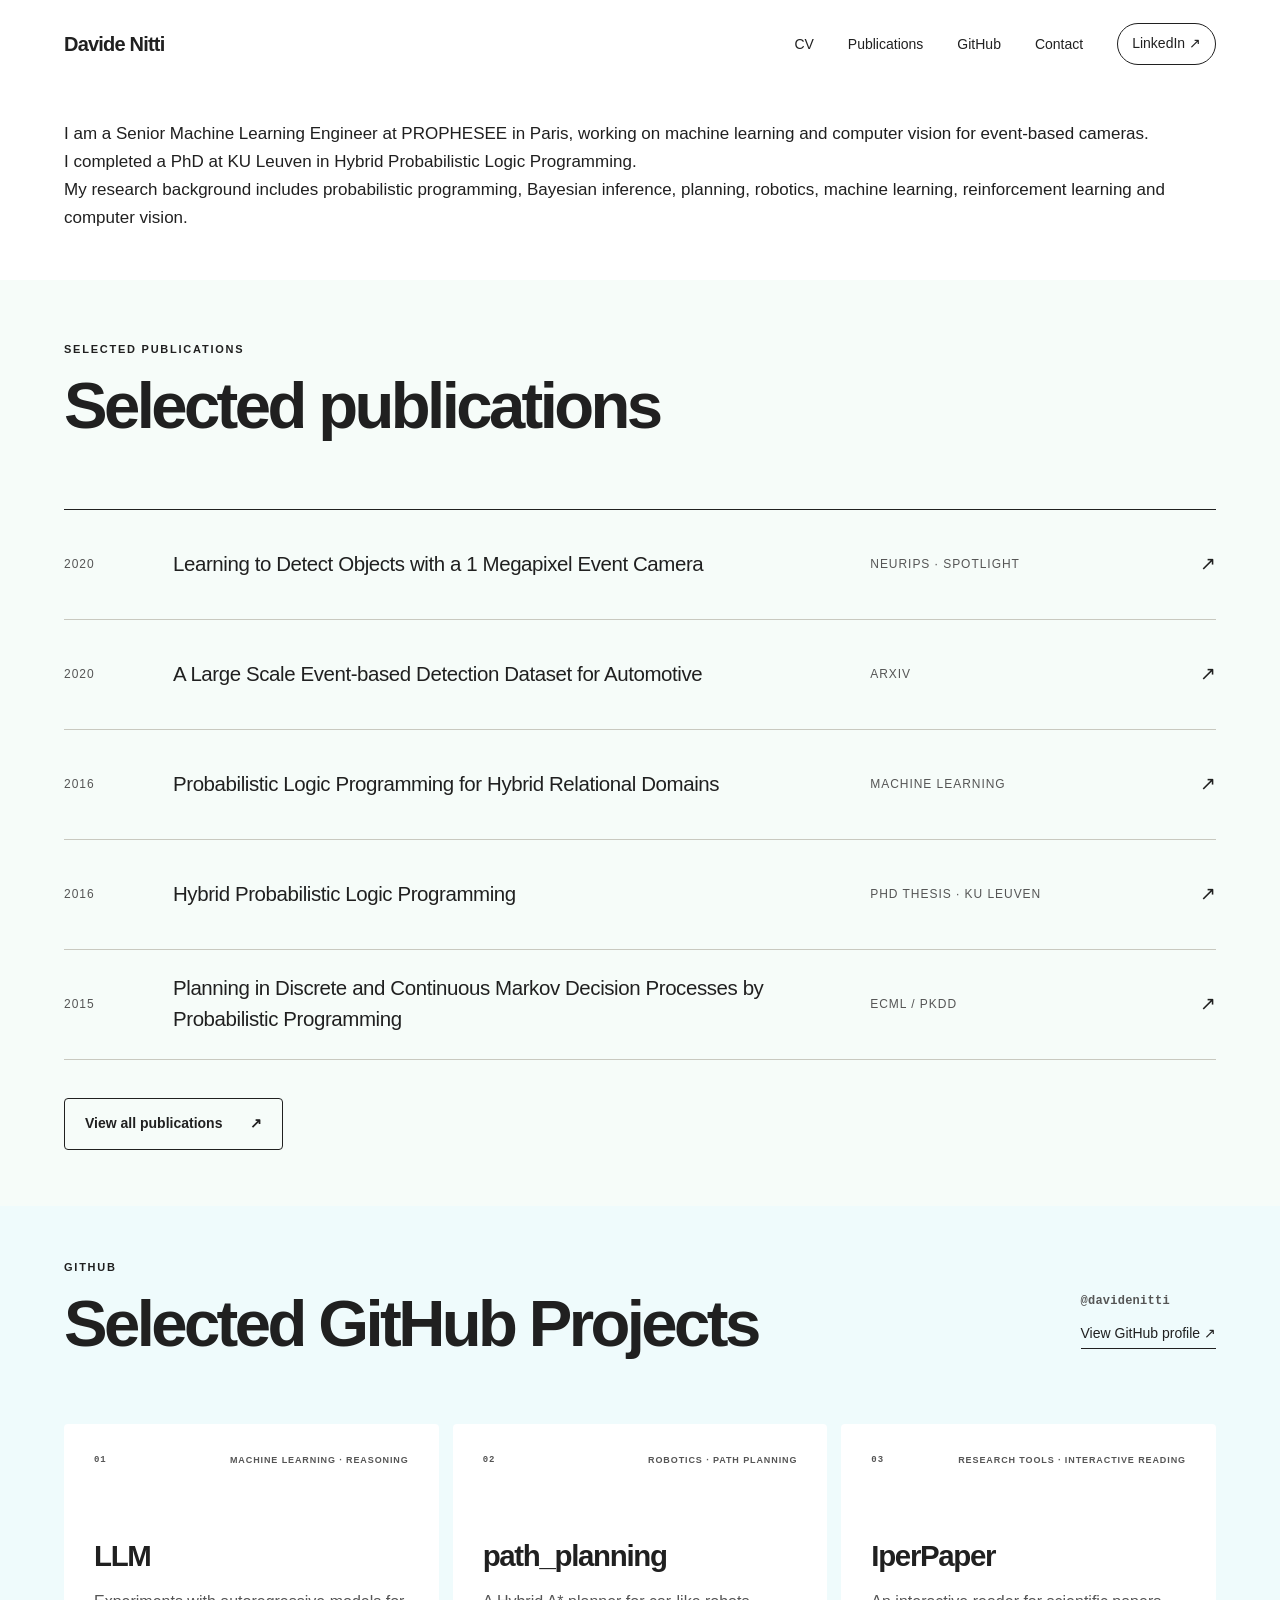
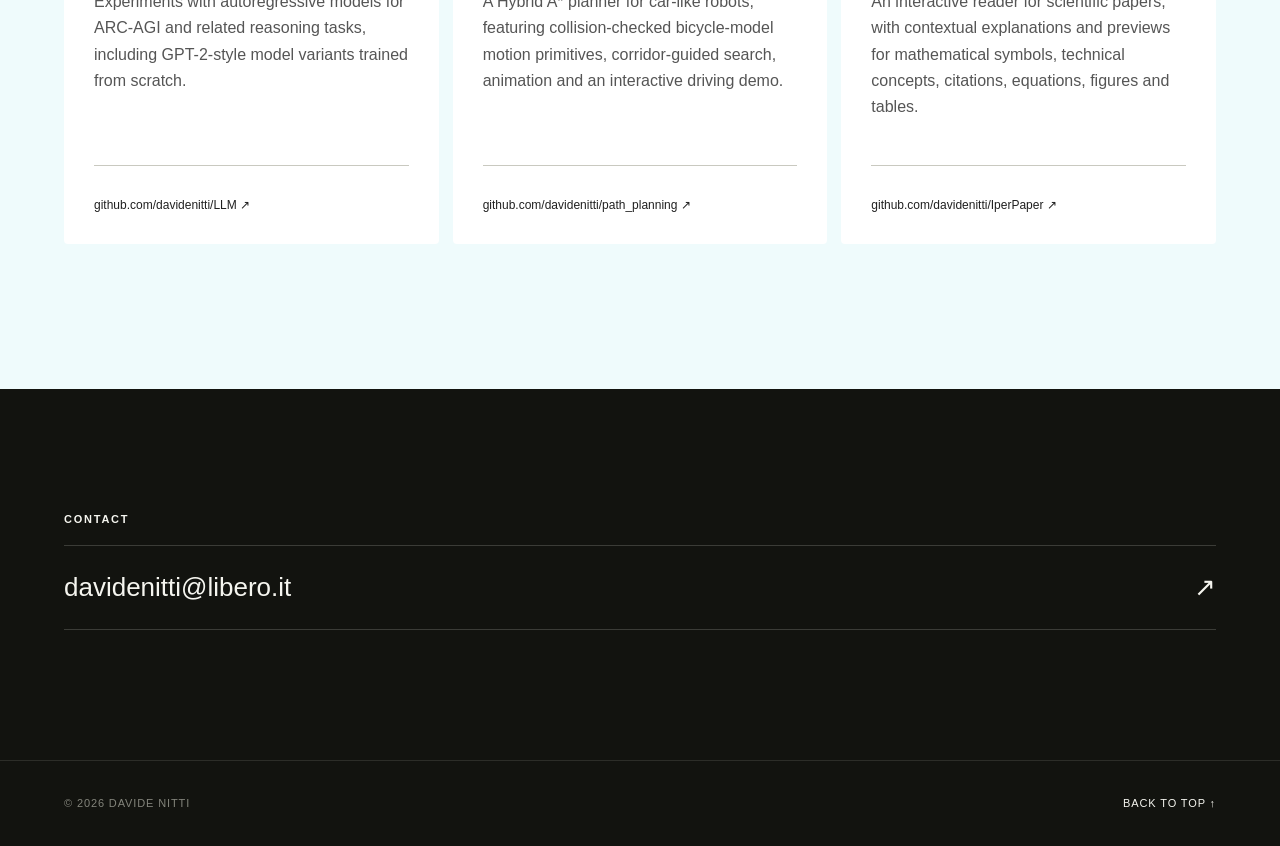
<file: index.html>
<!doctype html>
<html lang="en">
<head>
  <meta charset="utf-8" />
  <meta name="viewport" content="width=device-width, initial-scale=1" />
  <meta name="description" content="Davide Nitti — Senior Machine Learning Engineer working on computer vision, event-based vision, machine learning and probabilistic AI." />
  <meta name="theme-color" content="#f4f4ef" />
  <title>Davide Nitti — Machine Learning & Computer Vision</title>
  <link rel="stylesheet" href="styles.css" />
</head>
<body>
  <header class="site-header" id="top">
    <a class="brand" href="#top" aria-label="Davide Nitti home">Davide Nitti</a>
    <nav class="nav" aria-label="Primary navigation">
      <a href="CV.html">CV</a>
      <a href="#publications">Publications</a>
      <a href="#github">GitHub</a>
      <a href="#contact">Contact</a>
      <a class="nav-contact" href="https://fr.linkedin.com/in/davide-nitti-44170619" target="_blank" rel="noreferrer">LinkedIn ↗</a>
    </nav>
  </header>

  <main>
    <section class="hero section-pad">
      <div class="hero-copy reveal">
        <p class="hero-intro">
          I am a Senior Machine Learning Engineer at PROPHESEE in Paris, working on machine learning and computer vision for event-based cameras.<br>
          I completed a PhD at KU Leuven in Hybrid Probabilistic Logic Programming.<br>
          My research background includes probabilistic programming, Bayesian inference, planning, robotics, machine learning, reinforcement learning  and computer vision.
        </p>
      </div>
    </section>


    <section class="publications section-pad" id="publications" aria-labelledby="pub-title">
      <div class="section-heading reveal">
        <p class="eyebrow">Selected publications</p>
        <h2 id="pub-title">Selected publications</h2>
      </div>

      <div class="publication-list">
        <a class="publication-row reveal" href="https://arxiv.org/abs/2009.13436" target="_blank" rel="noreferrer">
          <span class="pub-year">2020</span>
          <span class="pub-title">Learning to Detect Objects with a 1 Megapixel Event Camera</span>
          <span class="pub-venue">NeurIPS · Spotlight</span>
          <span class="pub-arrow">↗</span>
        </a>
        <a class="publication-row reveal" href="https://arxiv.org/abs/2001.08499" target="_blank" rel="noreferrer">
          <span class="pub-year">2020</span>
          <span class="pub-title">A Large Scale Event-based Detection Dataset for Automotive</span>
          <span class="pub-venue">arXiv</span>
          <span class="pub-arrow">↗</span>
        </a>
        <a class="publication-row reveal" href="https://link.springer.com/content/pdf/10.1007/s10994-016-5558-8.pdf" target="_blank" rel="noreferrer">
          <span class="pub-year">2016</span>
          <span class="pub-title">Probabilistic Logic Programming for Hybrid Relational Domains</span>
          <span class="pub-venue">Machine Learning</span>
          <span class="pub-arrow">↗</span>
        </a>
        <a class="publication-row reveal" href="https://lirias.kuleuven.be/retrieve/f6fe0185-c481-4d1d-91d5-0dc1fafc66db" target="_blank" rel="noreferrer">
          <span class="pub-year">2016</span>
          <span class="pub-title">Hybrid Probabilistic Logic Programming</span>
          <span class="pub-venue">PhD Thesis · KU Leuven</span>
          <span class="pub-arrow">↗</span>
        </a>
        <a class="publication-row reveal" href="https://www.research.ed.ac.uk/files/28619640/planning.pdf" target="_blank" rel="noreferrer">
          <span class="pub-year">2015</span>
          <span class="pub-title">Planning in Discrete and Continuous Markov Decision Processes by Probabilistic Programming</span>
          <span class="pub-venue">ECML / PKDD</span>
          <span class="pub-arrow">↗</span>
        </a>
      </div>

      <a class="button button-outline reveal" href="https://scholar.google.com/citations?user=Z5vPH3EAAAAJ&amp;hl=en" target="_blank" rel="noreferrer">View all publications <span>↗</span></a>
    </section>

    <section class="github section-pad" id="github" aria-labelledby="github-title">
      <div class="github-heading reveal">
        <div>
          <p class="eyebrow">GitHub</p>
          <h2 id="github-title">Selected GitHub Projects</h2>
        </div>
        <div class="github-profile">
          <span class="github-handle">@davidenitti</span>
          <a class="text-link" href="https://github.com/davidenitti" target="_blank" rel="noreferrer">View GitHub profile ↗</a>
        </div>
      </div>

      <div class="github-grid">
        <a class="repo-card reveal" href="https://github.com/davidenitti/LLM" target="_blank" rel="noreferrer" aria-label="View the LLM project on GitHub">
          <div class="repo-card-top">
            <span class="repo-index">01</span>
            <span class="repo-label">Machine Learning · Reasoning</span>
          </div>
          <h3>LLM</h3>
          <p>Experiments with autoregressive models for ARC-AGI and related reasoning tasks, including GPT-2-style model variants trained from scratch.</p>
          <span class="repo-card-link">github.com/davidenitti/LLM ↗</span>
        </a>

        <a class="repo-card reveal" href="https://github.com/davidenitti/path_planning" target="_blank" rel="noreferrer" aria-label="View the path_planning project on GitHub">
          <div class="repo-card-top">
            <span class="repo-index">02</span>
            <span class="repo-label">Robotics · Path Planning</span>
          </div>
          <h3>path_planning</h3>
          <p>A Hybrid A* planner for car-like robots, featuring collision-checked bicycle-model motion primitives, corridor-guided search, animation and an interactive driving demo.</p>
          <span class="repo-card-link">github.com/davidenitti/path_planning ↗</span>
        </a>

        <a class="repo-card reveal" href="https://github.com/davidenitti/IperPaper" target="_blank" rel="noreferrer" aria-label="View the IperPaper project on GitHub">
          <div class="repo-card-top">
            <span class="repo-index">03</span>
            <span class="repo-label">Research Tools · Interactive Reading</span>
          </div>
          <h3>IperPaper</h3>
          <p>An interactive reader for scientific papers, with contextual explanations and previews for mathematical symbols, technical concepts, citations, equations, figures and tables.</p>
          <span class="repo-card-link">github.com/davidenitti/IperPaper ↗</span>
        </a>

      </div>
    </section>

    <section class="contact section-pad" id="contact" aria-labelledby="contact-title">
      <div class="reveal">
        <p class="eyebrow">Contact</p>
        <a class="contact-link" data-email="ti.orebil|ittinedivad" href="https://fr.linkedin.com/in/davide-nitti-44170619" target="_blank" rel="noreferrer">
          <span class="contact-email">Contact Davide</span>
          <span aria-hidden="true">↗</span>
        </a>
      </div>
    </section>

  </main>

  <footer class="footer">
    <span>© <span id="year"></span> Davide Nitti</span>
    <span></span>
    <a href="#top">Back to top ↑</a>
  </footer>

  <script src="site.js"></script>
</body>
</html>
</file>
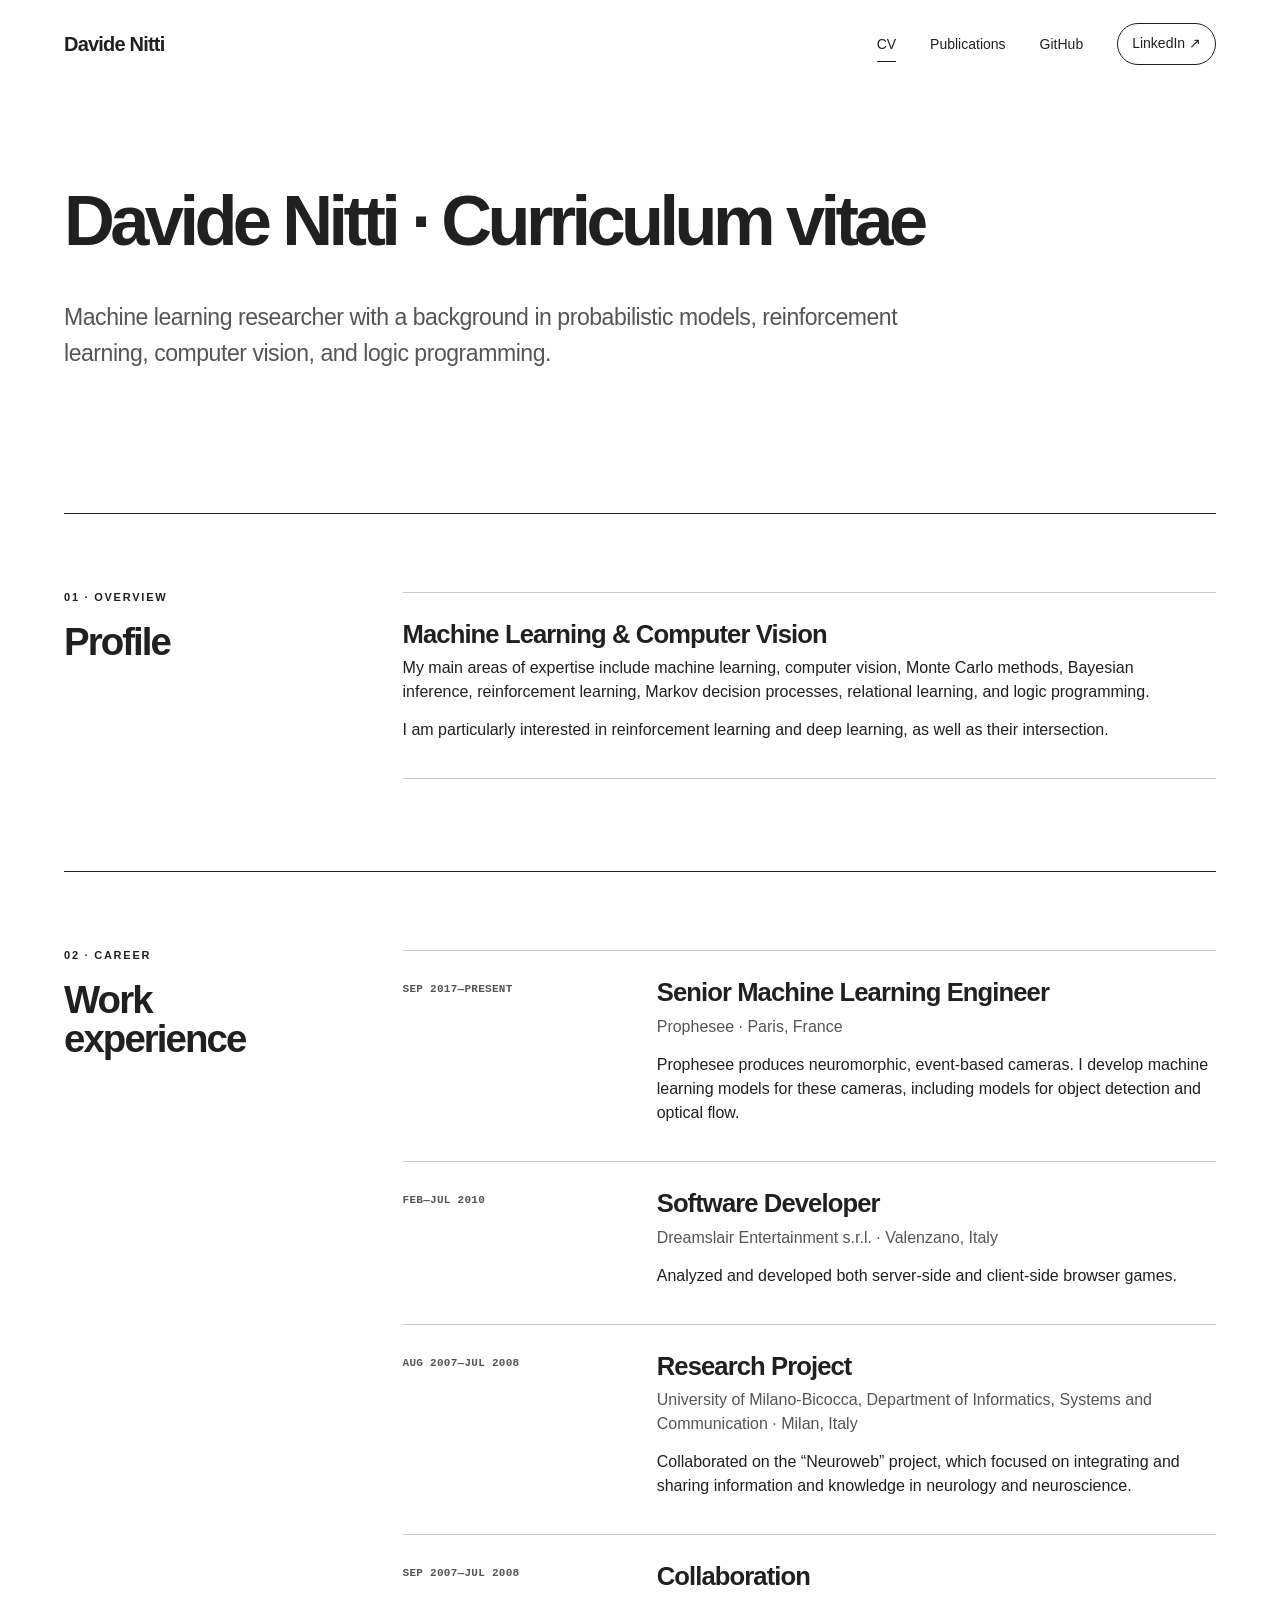
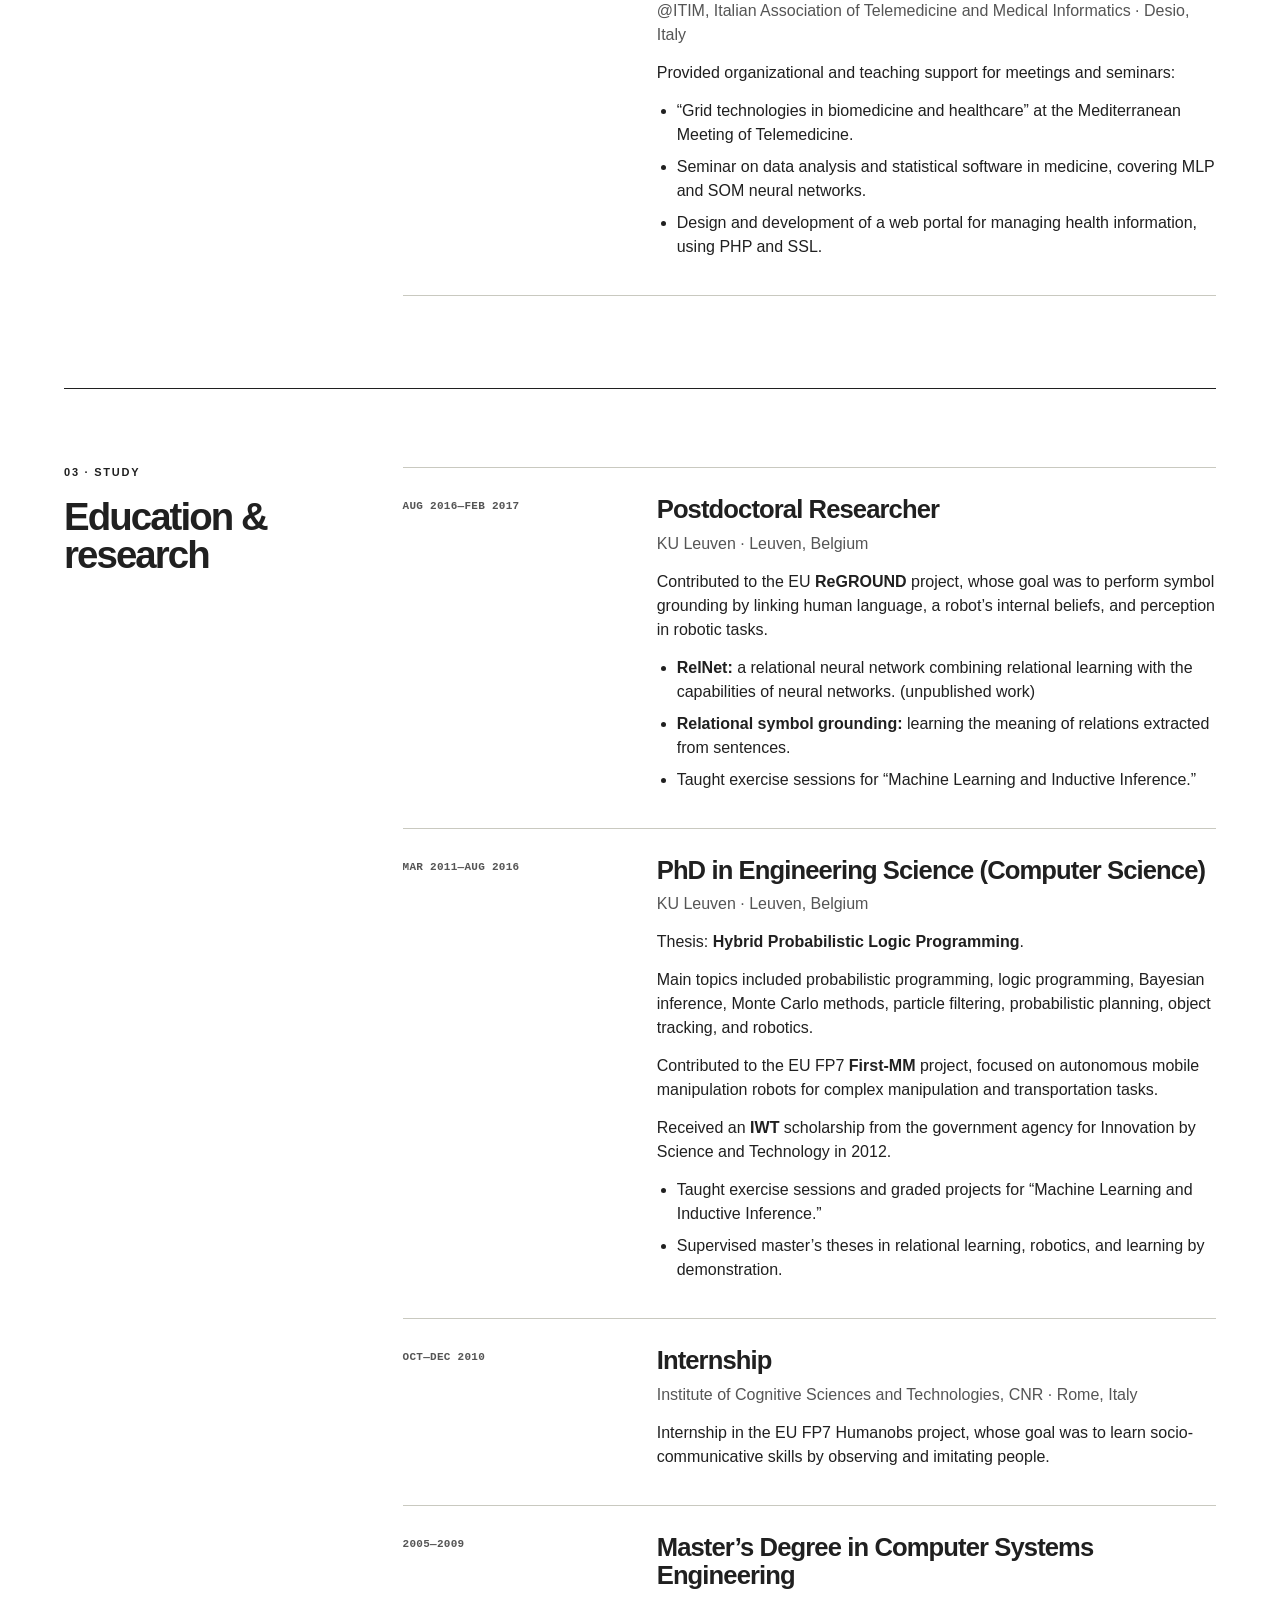
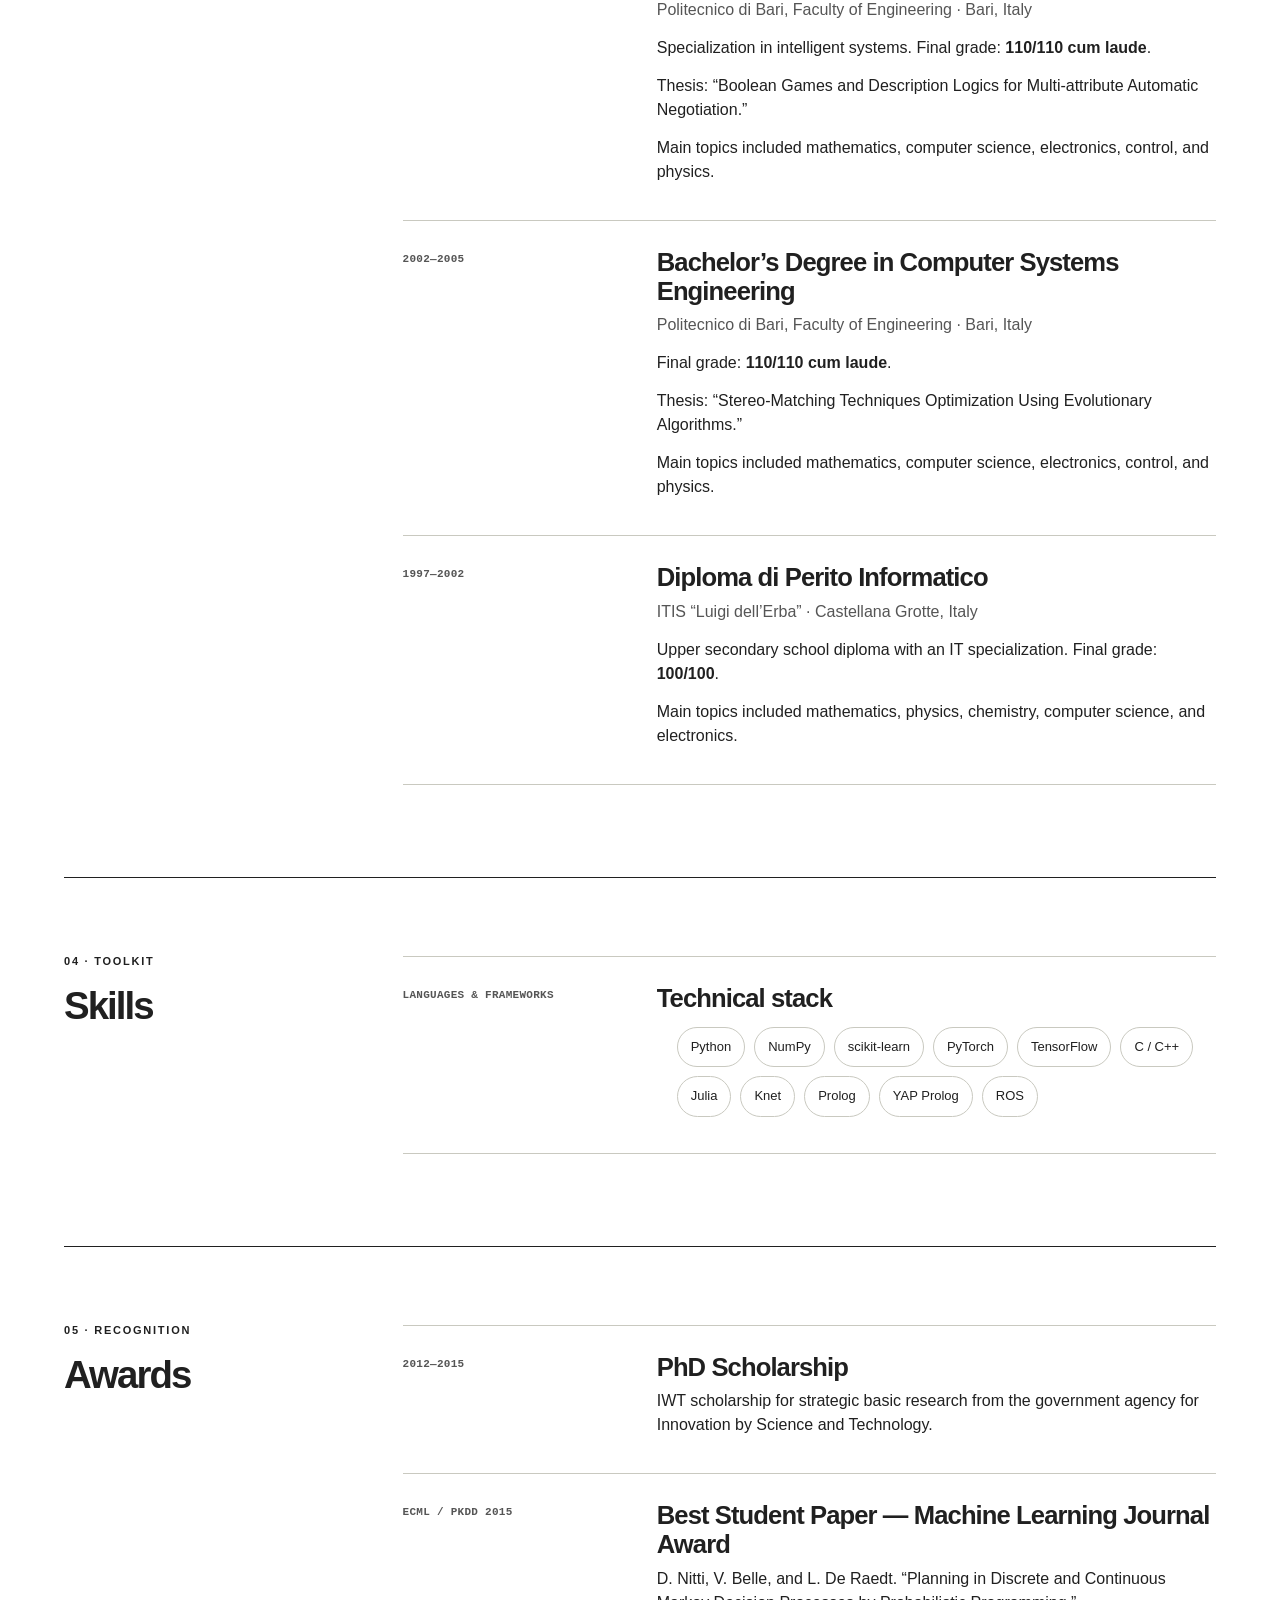
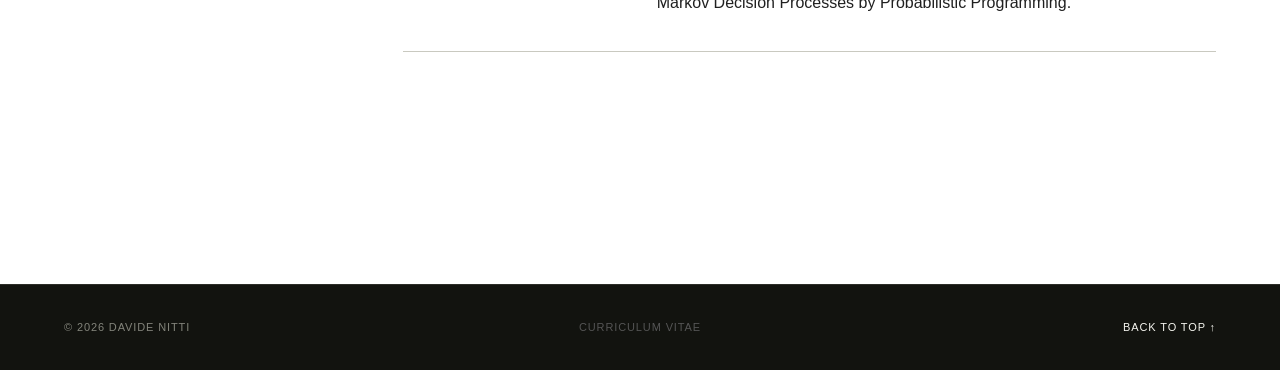
<file: CV.html>
<!doctype html>
<html lang="en">
<head>
  <meta charset="utf-8" />
  <meta name="viewport" content="width=device-width, initial-scale=1" />
  <meta name="description" content="Curriculum vitae of Davide Nitti, Senior Machine Learning Engineer specializing in computer vision, probabilistic models, and event-based cameras." />
  <meta name="theme-color" content="#f4f4ef" />
  <title>Curriculum Vitae — Davide Nitti</title>
  <link rel="stylesheet" href="styles.css" />
</head>
<body>
  <header class="site-header" id="top">
    <a class="brand" href="index.html" aria-label="Davide Nitti home">Davide Nitti</a>
    <nav class="nav" aria-label="Primary navigation">
      <a href="CV.html" aria-current="page">CV</a>
      <a href="index.html#publications">Publications</a>
      <a href="index.html#github">GitHub</a>
      <a class="nav-contact" href="https://fr.linkedin.com/in/davide-nitti-44170619" target="_blank" rel="noreferrer">LinkedIn ↗</a>
    </nav>
  </header>

  <main class="cv-main section-pad">
    <section class="cv-hero" aria-labelledby="cv-title">
      <h1 id="cv-title">Davide Nitti · Curriculum vitae</h1>
      <p class="cv-intro">Machine learning researcher with a background in probabilistic models, reinforcement learning, computer vision, and logic programming.</p>
    </section>

    <section class="cv-section" aria-labelledby="profile-title">
      <div class="cv-section-heading">
        <p class="eyebrow">01 · Overview</p>
        <h2 id="profile-title">Profile</h2>
      </div>
      <div class="cv-entries">
        <article class="cv-entry cv-entry-wide">
          <div>
            <h3>Machine Learning &amp; Computer Vision</h3>
            <p>My main areas of expertise include machine learning, computer vision, Monte Carlo methods, Bayesian inference, reinforcement learning, Markov decision processes, relational learning, and logic programming.</p>
            <p>I am particularly interested in reinforcement learning and deep learning, as well as their intersection.</p>
          </div>
        </article>
      </div>
    </section>

    <section class="cv-section" aria-labelledby="experience-title">
      <div class="cv-section-heading">
        <p class="eyebrow">02 · Career</p>
        <h2 id="experience-title">Work experience</h2>
      </div>
      <div class="cv-entries">
        <article class="cv-entry">
          <div class="cv-date">Sep 2017—Present</div>
          <div>
            <h3>Senior Machine Learning Engineer</h3>
            <p class="cv-place">Prophesee · Paris, France</p>
            <p>Prophesee produces neuromorphic, event-based cameras. I develop machine learning models for these cameras, including models for object detection and optical flow.</p>
          </div>
        </article>

        <article class="cv-entry">
          <div class="cv-date">Feb—Jul 2010</div>
          <div>
            <h3>Software Developer</h3>
            <p class="cv-place">Dreamslair Entertainment s.r.l. · Valenzano, Italy</p>
            <p>Analyzed and developed both server-side and client-side browser games.</p>
          </div>
        </article>

        <article class="cv-entry">
          <div class="cv-date">Aug 2007—Jul 2008</div>
          <div>
            <h3>Research Project</h3>
            <p class="cv-place">University of Milano-Bicocca, Department of Informatics, Systems and Communication · Milan, Italy</p>
            <p>Collaborated on the “Neuroweb” project, which focused on integrating and sharing information and knowledge in neurology and neuroscience.</p>
          </div>
        </article>

        <article class="cv-entry">
          <div class="cv-date">Sep 2007—Jul 2008</div>
          <div>
            <h3>Collaboration</h3>
            <p class="cv-place">@ITIM, Italian Association of Telemedicine and Medical Informatics · Desio, Italy</p>
            <p>Provided organizational and teaching support for meetings and seminars:</p>
            <ul>
              <li>“Grid technologies in biomedicine and healthcare” at the Mediterranean Meeting of Telemedicine.</li>
              <li>Seminar on data analysis and statistical software in medicine, covering MLP and SOM neural networks.</li>
              <li>Design and development of a web portal for managing health information, using PHP and SSL.</li>
            </ul>
          </div>
        </article>
      </div>
    </section>

    <section class="cv-section" aria-labelledby="education-title">
      <div class="cv-section-heading">
        <p class="eyebrow">03 · Study</p>
        <h2 id="education-title">Education &amp; research</h2>
      </div>
      <div class="cv-entries">
        <article class="cv-entry">
          <div class="cv-date">Aug 2016—Feb 2017</div>
          <div>
            <h3>Postdoctoral Researcher</h3>
            <p class="cv-place">KU Leuven · Leuven, Belgium</p>
            <p>Contributed to the EU <strong>ReGROUND</strong> project, whose goal was to perform symbol grounding by linking human language, a robot’s internal beliefs, and perception in robotic tasks.</p>
            <ul>
              <li><strong>RelNet:</strong> a relational neural network combining relational learning with the capabilities of neural networks. (unpublished work)</li>
              <li><strong>Relational symbol grounding:</strong> learning the meaning of relations extracted from sentences.</li>
              <li>Taught exercise sessions for “Machine Learning and Inductive Inference.”</li>
            </ul>
          </div>
        </article>

        <article class="cv-entry">
          <div class="cv-date">Mar 2011—Aug 2016</div>
          <div>
            <h3>PhD in Engineering Science (Computer Science)</h3>
            <p class="cv-place">KU Leuven · Leuven, Belgium</p>
            <p>Thesis: <strong>Hybrid Probabilistic Logic Programming</strong>.</p>
            <p>Main topics included probabilistic programming, logic programming, Bayesian inference, Monte Carlo methods, particle filtering, probabilistic planning, object tracking, and robotics.</p>
            <p>Contributed to the EU FP7 <strong>First-MM</strong> project, focused on autonomous mobile manipulation robots for complex manipulation and transportation tasks.</p>
            <p>Received an <strong>IWT</strong> scholarship from the government agency for Innovation by Science and Technology in 2012.</p>
            <ul>
              <li>Taught exercise sessions and graded projects for “Machine Learning and Inductive Inference.”</li>
              <li>Supervised master’s theses in relational learning, robotics, and learning by demonstration.</li>
            </ul>
          </div>
        </article>

        <article class="cv-entry">
          <div class="cv-date">Oct—Dec 2010</div>
          <div>
            <h3>Internship</h3>
            <p class="cv-place">Institute of Cognitive Sciences and Technologies, CNR · Rome, Italy</p>
            <p>Internship in the EU FP7 Humanobs project, whose goal was to learn socio-communicative skills by observing and imitating people.</p>
          </div>
        </article>

        <article class="cv-entry">
          <div class="cv-date">2005—2009</div>
          <div>
            <h3>Master’s Degree in Computer Systems Engineering</h3>
            <p class="cv-place">Politecnico di Bari, Faculty of Engineering · Bari, Italy</p>
            <p>Specialization in intelligent systems. Final grade: <strong>110/110 cum laude</strong>.</p>
            <p>Thesis: “Boolean Games and Description Logics for Multi-attribute Automatic Negotiation.”</p>
            <p>Main topics included mathematics, computer science, electronics, control, and physics.</p>
          </div>
        </article>

        <article class="cv-entry">
          <div class="cv-date">2002—2005</div>
          <div>
            <h3>Bachelor’s Degree in Computer Systems Engineering</h3>
            <p class="cv-place">Politecnico di Bari, Faculty of Engineering · Bari, Italy</p>
            <p>Final grade: <strong>110/110 cum laude</strong>.</p>
            <p>Thesis: “Stereo-Matching Techniques Optimization Using Evolutionary Algorithms.”</p>
            <p>Main topics included mathematics, computer science, electronics, control, and physics.</p>
          </div>
        </article>

        <article class="cv-entry">
          <div class="cv-date">1997—2002</div>
          <div>
            <h3>Diploma di Perito Informatico</h3>
            <p class="cv-place">ITIS “Luigi dell’Erba” · Castellana Grotte, Italy</p>
            <p>Upper secondary school diploma with an IT specialization. Final grade: <strong>100/100</strong>.</p>
            <p>Main topics included mathematics, physics, chemistry, computer science, and electronics.</p>
          </div>
        </article>
      </div>
    </section>

    <section class="cv-section" aria-labelledby="skills-title">
      <div class="cv-section-heading">
        <p class="eyebrow">04 · Toolkit</p>
        <h2 id="skills-title">Skills</h2>
      </div>
      <div class="cv-entries">
        <article class="cv-entry">
          <div class="cv-date">Languages &amp; frameworks</div>
          <div>
            <h3>Technical stack</h3>
            <ul class="cv-skill-list">
              <li>Python</li>
              <li>NumPy</li>
              <li>scikit-learn</li>
              <li>PyTorch</li>
              <li>TensorFlow</li>
              <li>C / C++</li>
              <li>Julia</li>
              <li>Knet</li>
              <li>Prolog</li>
              <li>YAP Prolog</li>
              <li>ROS</li>
            </ul>
          </div>
        </article>
      </div>
    </section>

    <section class="cv-section" aria-labelledby="awards-title">
      <div class="cv-section-heading">
        <p class="eyebrow">05 · Recognition</p>
        <h2 id="awards-title">Awards</h2>
      </div>
      <div class="cv-entries">
        <article class="cv-entry">
          <div class="cv-date">2012—2015</div>
          <div>
            <h3>PhD Scholarship</h3>
            <p>IWT scholarship for strategic basic research from the government agency for Innovation by Science and Technology.</p>
          </div>
        </article>

        <article class="cv-entry">
          <div class="cv-date">ECML / PKDD 2015</div>
          <div>
            <h3>Best Student Paper — Machine Learning Journal Award</h3>
            <p>D. Nitti, V. Belle, and L. De Raedt. “Planning in Discrete and Continuous Markov Decision Processes by Probabilistic Programming.”</p>
          </div>
        </article>
      </div>
    </section>
  </main>

  <footer class="footer">
    <span>© <span id="year"></span> Davide Nitti</span>
    <span class="cv-footer-note">Curriculum vitae</span>
    <a href="#top">Back to top ↑</a>
  </footer>

  <script src="site.js"></script>
</body>
</html>
</file>
<file: styles.css>
:root {
  --bg: #ffffff;
  --surface: #f6fcf9;
  --surface-strong: #effbfc;
  --ink: #202020;
  --muted: #555555;
  --line: #c9c9c0;
  --accent: #3157ff;
  --dark: #12130f;
  --light: #f5f5ef;
  --max: 1480px;
  --pad: clamp(24px, 5vw, 84px);
  --radius: 4px;
}

* { box-sizing: border-box; }
html { scroll-behavior: smooth; }
body {
  margin: 0;
  background: var(--bg);
  color: var(--ink);
  font-family: Inter, ui-sans-serif, -apple-system, BlinkMacSystemFont, "Segoe UI", sans-serif;
  font-size: 16px;
  line-height: 1.5;
  overflow-x: hidden;
}
body.menu-open { overflow: hidden; }
::selection { background: var(--accent); color: white; }
a { color: inherit; text-decoration: none; }
button { font: inherit; }


.site-header {
  height: 88px;
  width: 100%;
  max-width: var(--max);
  margin: 0 auto;
  padding: 0 var(--pad);
  display: flex;
  align-items: center;
  justify-content: space-between;
  position: relative;
  z-index: 50;
}
.brand {
  font-size: 20px;
  font-weight: 820;
  letter-spacing: -.04em;
}
.brand span { color: var(--accent); }
.nav { display: flex; align-items: center; gap: 34px; font-size: 14px; }
.nav a { position: relative; }
.nav a:not(.nav-contact)::after {
  content: "";
  position: absolute;
  left: 0; bottom: -7px;
  width: 100%; height: 1px;
  background: currentColor;
  transform: scaleX(0);
  transform-origin: right;
  transition: transform .25s ease;
}
.nav a:hover::after { transform: scaleX(1); transform-origin: left; }
.nav-contact {
  border: 1px solid var(--ink);
  padding: 9px 14px 10px;
  border-radius: 999px;
  transition: .25s ease;
}
.nav-contact:hover { background: var(--ink); color: var(--bg); }
.menu-button, .mobile-nav { display: none; }

.section-pad {
  width: 100%;
  max-width: var(--max);
  margin: 0 auto;
  padding-left: var(--pad);
  padding-right: var(--pad);
}
.eyebrow {
  margin: 0 0 20px;
  font-size: 11px;
  line-height: 1;
  letter-spacing: .16em;
  text-transform: uppercase;
  font-weight: 700;
}

.hero {
  min-height: auto;
  display: grid;
  grid-template-columns: minmax(0, 1.08fr) minmax(380px, .92fr);
  gap: clamp(40px, 7vw, 120px);
  align-items: center;
  padding-top: 32px;
  padding-bottom: 48px;
  position: relative;
}
.hero-copy { max-width: 800px; }
.hero-name {
  margin: 0 0 18px;
  font-size: clamp(26px, 2.4vw, 40px);
  line-height: 1;
  letter-spacing: -.04em;
  font-weight: 700;
}

.hero h1 {
  margin: 0;
  max-width: 860px;
  font-size: clamp(58px, 7.3vw, 126px);
  line-height: .89;
  letter-spacing: -.065em;
  font-weight: 700;
}
.hero h1 em,
.about-copy h2 em {
  font-family: Georgia, "Times New Roman", serif;
  font-weight: 400;
  letter-spacing: -.045em;
}
.hero-actions {
  margin-top: 42px;
  display: flex;
  align-items: center;
  gap: 28px;
  flex-wrap: wrap;
}
.button {
  min-height: 52px;
  display: inline-flex;
  align-items: center;
  justify-content: space-between;
  gap: 28px;
  padding: 0 20px;
  border-radius: var(--radius);
  font-size: 14px;
  font-weight: 650;
  transition: transform .25s ease, background .25s ease, color .25s ease;
}
.button:hover { transform: translateY(-2px); }
.button-primary { background: var(--accent); color: #fff; }
.button-outline { border: 1px solid var(--ink); margin-top: 38px; }
.button-outline:hover { background: var(--ink); color: var(--bg); }
.text-link { font-size: 14px; border-bottom: 1px solid var(--ink); padding-bottom: 4px; }
.hero-index {
  position: absolute;
  bottom: 24px; right: var(--pad);
  font-size: 11px;
  letter-spacing: .15em;
}


.expertise {
  padding-top: 118px;
  padding-bottom: 140px;
  border-top: 1px solid var(--line);
  display: grid;
  grid-template-columns: .7fr 1.3fr;
  gap: clamp(48px, 8vw, 150px);
}
.section-heading h2,
.work-heading h2,
.publications h2 {
  margin: 0;
  font-size: clamp(48px, 5.1vw, 86px);
  line-height: .94;
  letter-spacing: -.055em;
  font-weight: 650;
}
.expertise-list { border-top: 1px solid var(--ink); }
.expertise-item {
  display: grid;
  grid-template-columns: 52px minmax(180px, .85fr) 1.15fr;
  gap: 24px;
  align-items: start;
  padding: 27px 0 30px;
  border-bottom: 1px solid var(--line);
}
.item-index { font: 600 10px/1 ui-monospace, monospace; color: var(--muted); padding-top: 7px; }
.expertise-item h3 { margin: 0; font-size: 20px; letter-spacing: -.025em; }
.expertise-item p { margin: 0; color: var(--muted); max-width: 460px; }

.work {
  background: var(--surface-strong);
  max-width: none;
  padding-top: 130px;
  padding-bottom: 140px;
}
.work > * { max-width: calc(var(--max) - (var(--pad) * 2)); margin-left: auto; margin-right: auto; }
.work-heading {
  display: flex;
  justify-content: space-between;
  align-items: end;
  gap: 48px;
  margin-bottom: 72px;
}
.section-note { max-width: 420px; margin: 0 0 4px; color: var(--muted); }
.project {
  background: var(--bg);
  border-radius: var(--radius);
  position: relative;
}
.project-featured { padding: clamp(24px, 3.2vw, 52px); }
.project-meta {
  display: flex;
  justify-content: space-between;
  gap: 18px;
  color: var(--muted);
  text-transform: uppercase;
  font-size: 10px;
  letter-spacing: .1em;
  font-weight: 700;
}
.project-body {
  display: grid;
  grid-template-columns: .92fr 1.08fr;
  gap: clamp(40px, 6vw, 100px);
  align-items: end;
  margin-top: 80px;
}
.project-featured h3 {
  margin: 0;
  max-width: 700px;
  font-size: clamp(38px, 4.1vw, 72px);
  line-height: .98;
  letter-spacing: -.05em;
  font-weight: 650;
}
.project-featured p { max-width: 600px; margin: 30px 0 0; color: var(--muted); font-size: 17px; }
.project-links { display: flex; gap: 26px; flex-wrap: wrap; margin-top: 34px; font-size: 13px; }
.project-links a { border-bottom: 1px solid; padding-bottom: 3px; }
.project-graphic {
  min-height: 500px;
  position: relative;
  overflow: hidden;
  background: #171815;
}
.graphic-events {
  background:
    linear-gradient(90deg, rgba(49,87,255,.16), transparent 40%),
    radial-gradient(circle at 60% 35%, rgba(255,255,255,.08), transparent 25%),
    #151612;
}
.event-field { position: absolute; inset: 0; }
.event-dot { position: absolute; width: 2px; height: 2px; background: #dce0ff; opacity: .65; }
.event-dot:nth-child(3n) { background: #3157ff; width: 3px; height: 3px; }
.bbox { position: absolute; border: 1px solid rgba(255,255,255,.72); }
.bbox::before {
  content: "OBJECT";
  position: absolute; left: -1px; top: -17px;
  color: rgba(255,255,255,.72);
  font: 600 8px/1 ui-monospace, monospace;
  letter-spacing: .08em;
}
.bbox-1 { left: 18%; top: 28%; width: 22%; height: 32%; }
.bbox-2 { left: 55%; top: 18%; width: 27%; height: 24%; }
.bbox-3 { left: 62%; top: 63%; width: 16%; height: 20%; }
.fps-badge {
  position: absolute; left: 16px; bottom: 16px;
  background: var(--accent); color: white;
  padding: 7px 9px;
  font: 700 9px/1 ui-monospace, monospace;
  letter-spacing: .08em;
}
.project-grid {
  display: grid;
  grid-template-columns: 1fr 1fr;
  gap: 18px;
  margin-top: 18px;
}
.project-compact { min-height: 420px; padding: 30px; display: flex; flex-direction: column; }
.project-compact h3 { margin: auto 0 18px; max-width: 600px; font-size: clamp(29px, 2.7vw, 46px); line-height: 1.02; letter-spacing: -.045em; }
.project-compact p { margin: 0; max-width: 620px; color: var(--muted); }
.project-arrow { position: absolute; right: 28px; top: 70px; font-size: 24px; }
.project-dark { background: var(--dark); color: var(--light); }
.project-dark .project-meta, .project-dark p { color: #9a9b91; }

.about {
  padding-top: 150px;
  padding-bottom: 150px;
  display: grid;
  grid-template-columns: .55fr 1.2fr;
  column-gap: clamp(60px, 9vw, 180px);
  row-gap: 110px;
}
.about-kicker { min-height: 200px; display: flex; flex-direction: column; justify-content: space-between; }
.monogram {
  width: 128px; height: 128px;
  border-radius: 50%;
  background: var(--accent);
  color: white;
  display: grid; place-items: center;
  font-size: 28px; font-weight: 750; letter-spacing: -.06em;
}
.about-copy h2 {
  margin: 0;
  font-size: clamp(48px, 5.5vw, 92px);
  line-height: .96;
  letter-spacing: -.055em;
  font-weight: 620;
}
.about-copy p { margin: 48px 0 0; max-width: 720px; color: var(--muted); font-size: 19px; line-height: 1.65; }
.timeline { grid-column: 2; border-top: 1px solid var(--ink); }
.timeline-row {
  display: grid;
  grid-template-columns: 130px 1fr;
  padding: 24px 0 28px;
  border-bottom: 1px solid var(--line);
}
.timeline-year { font: 600 10px/1.4 ui-monospace, monospace; color: var(--muted); }
.timeline-row div { display: flex; justify-content: space-between; gap: 30px; }
.timeline-row strong { font-size: 18px; }
.timeline-row span:last-child { color: var(--muted); }

.research-banner {
  max-width: none;
  background: var(--accent);
  color: white;
  padding-top: 72px;
  padding-bottom: 72px;
  overflow: hidden;
}
.research-banner > .eyebrow { max-width: calc(var(--max) - (var(--pad) * 2)); margin-left: auto; margin-right: auto; }
.research-marquee {
  width: max-content;
  display: flex;
  align-items: center;
  gap: 26px;
  font-size: clamp(52px, 7.2vw, 120px);
  line-height: .9;
  letter-spacing: -.06em;
  white-space: nowrap;
}
.research-marquee i { font-family: Georgia, serif; font-weight: 400; }
.research-list { display: none; }

.publications {
  padding-top: 64px;
  padding-bottom: 56px;
  background: var(--surface);
}
.publications .section-heading { margin-bottom: 72px; }
.publication-list { border-top: 1px solid var(--ink); }
.publication-row {
  display: grid;
  grid-template-columns: 85px 1.5fr .65fr 30px;
  gap: 24px;
  align-items: center;
  min-height: 110px;
  border-bottom: 1px solid var(--line);
  transition: padding .25s ease, background .25s ease;
}
.publication-row:hover { padding-left: 14px; padding-right: 14px; background: rgba(255,255,255,.34); }
.pub-year, .pub-venue { color: var(--muted); font-size: 12px; text-transform: uppercase; letter-spacing: .08em; }
.pub-title { font-size: clamp(18px, 1.6vw, 24px); letter-spacing: -.02em; }
.pub-arrow { text-align: right; font-size: 19px; }

.contact {
  max-width: none;
  background: var(--dark);
  color: var(--light);
  padding-top: 125px;
  padding-bottom: 130px;
}
.contact > * { max-width: calc(var(--max) - (var(--pad) * 2)); margin-left: auto; margin-right: auto; }
.contact h2 {
  margin-top: 0;
  margin-bottom: 60px;
  font-size: clamp(52px, 6.4vw, 108px);
  line-height: .93;
  letter-spacing: -.06em;
  font-weight: 620;
}
.contact-link {
  display: flex;
  justify-content: space-between;
  align-items: center;
  border-top: 1px solid #3b3c37;
  border-bottom: 1px solid #3b3c37;
  padding: 22px 0;
  font-size: 18px;
}
.contact-link span { font-size: 26px; }

.footer {
  min-height: 86px;
  background: var(--dark);
  color: #83847b;
  border-top: 1px solid #2c2d28;
  display: grid;
  grid-template-columns: 1fr auto 1fr;
  gap: 20px;
  align-items: center;
  padding: 0 var(--pad);
  font-size: 11px;
  text-transform: uppercase;
  letter-spacing: .08em;
}
.footer a { justify-self: end; color: var(--light); }

.reveal { opacity: 1; transform: translateY(0); }
.js .reveal {
  opacity: 0;
  transform: translateY(22px);
  transition: opacity .7s ease, transform .7s cubic-bezier(.2,.75,.2,1);
}
.js .reveal.visible { opacity: 1; transform: translateY(0); }

@media (prefers-reduced-motion: reduce) {
  *, *::before, *::after { animation-duration: .01ms !important; animation-iteration-count: 1 !important; scroll-behavior: auto !important; transition-duration: .01ms !important; }
}

@media (max-width: 980px) {
  .nav { display: none; }
  .menu-button {
    display: flex;
    width: 42px; height: 42px;
    border: 0; background: transparent;
    flex-direction: column;
    align-items: center; justify-content: center;
    gap: 7px; cursor: pointer;
    position: relative; z-index: 70;
  }
  .menu-button span { width: 24px; height: 1px; background: var(--ink); transition: transform .25s ease; }
  .menu-button[aria-expanded="true"] span:first-child { transform: translateY(4px) rotate(45deg); }
  .menu-button[aria-expanded="true"] span:last-child { transform: translateY(-4px) rotate(-45deg); }
  .mobile-nav {
    display: flex;
    position: fixed;
    z-index: 45;
    inset: 0;
    background: var(--bg);
    padding: 130px var(--pad) 50px;
    flex-direction: column;
    gap: 8px;
    transform: translateY(-105%);
    transition: transform .45s cubic-bezier(.2,.75,.2,1);
  }
  .mobile-nav.open { transform: translateY(0); }
  .mobile-nav a { font-size: clamp(36px, 9vw, 64px); line-height: 1.15; letter-spacing: -.04em; padding: 8px 0; }

  .hero { grid-template-columns: 1fr; min-height: auto; padding-top: 20px; }
  .hero-visual { width: 100%; min-height: 620px; max-height: none; aspect-ratio: 1.05; margin-top: 18px; }
  .hero-index { display: none; }
  .expertise { grid-template-columns: 1fr; }
  .work-heading { align-items: start; flex-direction: column; }
  .project-body { grid-template-columns: 1fr; margin-top: 60px; }
  .project-graphic { min-height: 450px; }
  .about { grid-template-columns: 1fr; row-gap: 70px; }
  .about-kicker { min-height: 0; flex-direction: row; align-items: flex-end; }
  .timeline { grid-column: 1; }
}

@media (max-width: 700px) {
  .site-header { height: 74px; }
  .hero { padding-top: 16px; padding-bottom: 40px; }
  .hero h1 { font-size: clamp(54px, 17vw, 82px); }
  .hero-visual { min-height: 480px; }
  .visual-label-bottom span:nth-child(2) { display: none; }
  .expertise { padding-top: 88px; padding-bottom: 100px; gap: 48px; }
  .expertise-item { grid-template-columns: 38px 1fr; gap: 14px; }
  .expertise-item p { grid-column: 2; }
  .work { padding-top: 95px; padding-bottom: 100px; }
  .work-heading { margin-bottom: 48px; }
  .project-featured { padding: 22px; }
  .project-body { margin-top: 56px; }
  .project-graphic { min-height: 360px; }
  .project-grid { grid-template-columns: 1fr; }
  .project-compact { min-height: 360px; }
  .about { padding-top: 100px; padding-bottom: 110px; }
  .monogram { width: 82px; height: 82px; font-size: 20px; }
  .timeline-row { grid-template-columns: 1fr; gap: 12px; }
  .timeline-row div { flex-direction: column; gap: 4px; }
  .research-marquee { display: none; }
  .research-list { display: flex; flex-direction: column; gap: 8px; font-size: clamp(38px, 12vw, 56px); line-height: 1; letter-spacing: -.05em; }
  .research-banner > .eyebrow, .research-list { max-width: calc(var(--max) - (var(--pad) * 2)); margin-left: auto; margin-right: auto; }
  .publications { padding-top: 56px; padding-bottom: 56px; }
  .publication-row { grid-template-columns: 54px 1fr 24px; padding: 22px 0; min-height: 0; }
  .pub-venue { grid-column: 2; }
  .pub-arrow { grid-column: 3; grid-row: 1 / span 2; }
  .contact { padding-top: 95px; padding-bottom: 100px; }
  .footer { grid-template-columns: 1fr auto; padding-top: 28px; padding-bottom: 28px; }
  .footer span:nth-child(2) { display: none; }
}

/* V2: static visual system and GitHub section */


.research-banner { overflow: visible; }
.research-marquee { display: none !important; animation: none !important; }
.research-list-desktop {
  display: grid;
  grid-template-columns: repeat(4, 1fr);
  gap: 0;
  margin-top: 52px;
  border-top: 1px solid rgba(255,255,255,.25);
  border-bottom: 1px solid rgba(255,255,255,.25);
}
.research-list-desktop span {
  padding: 28px 20px;
  border-right: 1px solid rgba(255,255,255,.25);
  font-size: clamp(20px, 2vw, 31px);
  letter-spacing: -.035em;
}
.research-list-desktop span:first-child { padding-left: 0; }
.research-list-desktop span:last-child { border-right: 0; }

/* Keep content visible without scroll-triggered animation. */
.reveal,
.js .reveal,
.js .reveal.visible {
  opacity: 1 !important;
  transform: none !important;
  transition: none !important;
}

.github {
  padding-top: 56px;
  padding-bottom: 145px;
  background: var(--surface-strong);
  max-width: none;
}
.github > * {
  max-width: calc(var(--max) - (var(--pad) * 2));
  margin-left: auto;
  margin-right: auto;
}
.github-heading {
  display: flex;
  justify-content: space-between;
  align-items: end;
  gap: 50px;
  margin-bottom: 70px;
}
.github-heading h2 {
  margin: 0;
  font-size: clamp(48px, 5.1vw, 86px);
  line-height: .94;
  letter-spacing: -.055em;
  font-weight: 650;
}
.github-profile {
  display: flex;
  flex-direction: column;
  align-items: flex-start;
  gap: 16px;
  padding-bottom: 5px;
}
.github-handle {
  font: 600 12px/1 ui-monospace, SFMono-Regular, Menlo, monospace;
  letter-spacing: .02em;
  color: var(--muted);
}
.github-grid {
  display: grid;
  grid-template-columns: repeat(3, 1fr);
  gap: 14px;
}
.repo-card {
  min-height: 420px;
  padding: 30px;
  background: var(--bg);
  display: flex;
  flex-direction: column;
  border-radius: var(--radius);
  transition: transform .25s ease, background .25s ease;
}
.repo-card:hover { transform: translateY(-4px); }
.repo-card:focus-visible { outline: 2px solid var(--accent); outline-offset: 4px; }
.repo-card-top {
  display: flex;
  justify-content: space-between;
  gap: 20px;
  color: var(--muted);
  text-transform: uppercase;
  font-size: 9px;
  letter-spacing: .1em;
  font-weight: 700;
}
.repo-index {
  font-family: ui-monospace, SFMono-Regular, Menlo, monospace;
}
.repo-card h3 {
  margin: 74px 0 18px;
  font-size: clamp(28px, 2.3vw, 42px);
  line-height: 1;
  letter-spacing: -.045em;
  overflow-wrap: anywhere;
}
.repo-card p {
  margin: 0;
  color: var(--muted);
  line-height: 1.65;
}
.repo-card-link {
  margin-top: auto;
  padding-top: 30px;
  font-size: 12px;
  border-top: 1px solid var(--line);
  overflow-wrap: anywhere;
}
.repo-card-dark {
  background: #171815;
  color: #f4f4ef;
}
.repo-card-dark p,
.repo-card-dark .repo-card-top { color: rgba(244,244,239,.62); }
.repo-card-dark .repo-card-link { border-top-color: rgba(244,244,239,.16); }
.contact-links {
  display: flex;
  flex-wrap: wrap;
  gap: clamp(26px, 5vw, 70px);
  align-items: baseline;
}

@media (max-width: 900px) {
  .research-list-desktop { grid-template-columns: repeat(2, 1fr); }
  .research-list-desktop span:nth-child(2) { border-right: 0; }
  .research-list-desktop span:nth-child(-n+2) { border-bottom: 1px solid rgba(255,255,255,.25); }
  .github-heading { align-items: flex-start; flex-direction: column; }
  .github-grid { grid-template-columns: 1fr; }
  .repo-card { min-height: 320px; }
}

@media (max-width: 620px) {
  .research-list-desktop { grid-template-columns: 1fr; }
  .research-list-desktop span {
    border-right: 0;
    border-bottom: 1px solid rgba(255,255,255,.25);
    padding: 22px 0;
  }
  .research-list-desktop span:nth-child(-n+2) { border-bottom: 1px solid rgba(255,255,255,.25); }
  .research-list-desktop span:last-child { border-bottom: 0; }
  .github { padding-top: 56px; padding-bottom: 105px; }
  .github-heading { margin-bottom: 46px; }
  .repo-card { min-height: 300px; padding: 24px; }
  .repo-card h3 { margin-top: 54px; }
}


/* V3: purely typographic layout; decorative SVG/event visuals removed. */
.hero {
  grid-template-columns: minmax(0, 1fr);
  align-items: center;
}
.hero-copy {
  max-width: none;
}
.hero h1 {
  max-width: 1040px;
}
.hero-intro {
  max-width: none;
  margin: 0;
  color: var(--ink);
  font-size: 17px;
  line-height: 1.65;
}
.project-body {
  grid-template-columns: minmax(0, 1fr);
  max-width: 980px;
}
.project-featured h3 {
  max-width: 900px;
}
@media (max-width: 980px) {
  .hero { grid-template-columns: 1fr; }
  .project-body { grid-template-columns: 1fr; }
}

/* Shared persistent navigation */
.site-header {
  height: auto;
  min-height: 88px;
}
.nav a[aria-current="page"]::after { transform: scaleX(1); }
.menu-button,
.mobile-nav { display: none !important; }

@media (max-width: 980px) {
  .nav {
    display: flex;
    gap: clamp(12px, 3vw, 26px);
  }
}

@media (max-width: 560px) {
  .site-header {
    min-height: 112px;
    padding-top: 18px;
    padding-bottom: 16px;
    flex-wrap: wrap;
    row-gap: 15px;
  }
  .brand { width: 100%; }
  .nav {
    width: 100%;
    justify-content: flex-end;
    gap: clamp(10px, 4vw, 18px);
    font-size: 12px;
  }
  .nav-contact { padding: 7px 10px 8px; }
}

/* Curriculum vitae */
.cv-main { padding-bottom: 140px; }
.cv-hero {
  padding-top: clamp(62px, 8vw, 118px);
  padding-bottom: clamp(82px, 11vw, 170px);
}
.cv-hero h1 {
  max-width: 1060px;
  margin: 0;
  font-size: clamp(18px, 5.5vw, 92px);
  line-height: .88;
  letter-spacing: -.065em;
  font-weight: 650;
  white-space: nowrap;
}
.cv-intro {
  max-width: 860px;
  margin: 48px 0 0;
  color: var(--muted);
  font-size: clamp(19px, 1.8vw, 27px);
  line-height: 1.55;
  letter-spacing: -.02em;
}
.cv-section {
  display: grid;
  grid-template-columns: minmax(190px, .45fr) minmax(0, 1.55fr);
  gap: clamp(42px, 8vw, 140px);
  padding-top: 78px;
  padding-bottom: 92px;
  border-top: 1px solid var(--ink);
}
.cv-section-heading h2 {
  position: sticky;
  top: 28px;
  margin: 0;
  font-size: clamp(32px, 3vw, 50px);
  line-height: 1;
  letter-spacing: -.05em;
  font-weight: 650;
}
.cv-entries { border-top: 1px solid var(--line); }
.cv-entry {
  display: grid;
  grid-template-columns: minmax(130px, .34fr) minmax(0, 1fr);
  gap: clamp(28px, 5vw, 76px);
  padding: 30px 0 36px;
  border-bottom: 1px solid var(--line);
}
.cv-date {
  color: var(--muted);
  font: 600 11px/1.5 ui-monospace, SFMono-Regular, Menlo, monospace;
  letter-spacing: .025em;
  text-transform: uppercase;
}
.cv-entry h3 {
  margin: -3px 0 8px;
  font-size: clamp(22px, 2vw, 31px);
  line-height: 1.12;
  letter-spacing: -.035em;
  font-weight: 650;
}
.cv-place { margin: 0 0 20px; color: var(--muted); }
.cv-entry p { max-width: 780px; margin: 0 0 14px; }
.cv-entry p:last-child { margin-bottom: 0; }
.cv-entry ul { max-width: 780px; margin: 14px 0 0; padding-left: 20px; }
.cv-entry li + li { margin-top: 8px; }
.cv-entry strong { font-weight: 700; }
.cv-entry-wide { grid-template-columns: 1fr; }
.cv-skill-list {
  display: flex;
  flex-wrap: wrap;
  gap: 9px;
  margin: 6px 0 0;
  padding: 0;
  list-style: none;
}
.cv-skill-list li {
  margin: 0;
  padding: 9px 13px 10px;
  border: 1px solid var(--line);
  border-radius: 999px;
  font-size: 13px;
}
.cv-skill-list li + li { margin-top: 0; }
.cv-footer-note { color: var(--muted); }

@media (max-width: 800px) {
  .cv-main { padding-bottom: 90px; }
  .cv-section { grid-template-columns: 1fr; gap: 38px; padding-top: 60px; padding-bottom: 72px; }
  .cv-section-heading h2 { position: static; }
}

@media (max-width: 560px) {
  .cv-hero { padding-top: 54px; padding-bottom: 88px; }
  .cv-intro { margin-top: 34px; }
  .cv-entry { grid-template-columns: 1fr; gap: 12px; }
}
</file>
